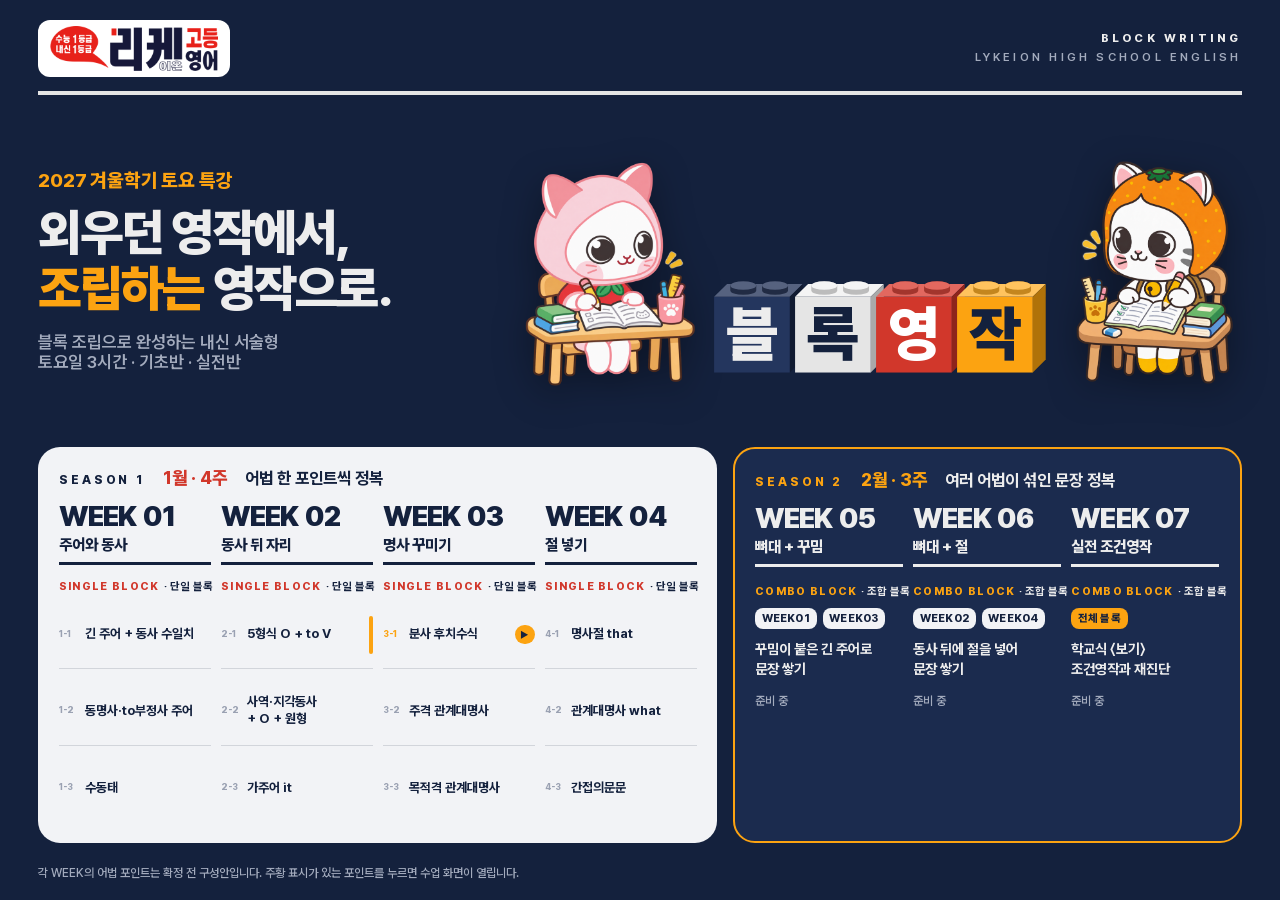
<file: index.html>
<!doctype html>
<html lang="ko">
<head>
<meta charset="utf-8">
<meta name="viewport" content="width=device-width, initial-scale=1">
<title>리케이온 블록 영작</title>
<link rel="icon" href="favicon.svg">
<style>
@font-face{font-family:'Pretendard';font-weight:45 920;font-style:normal;font-display:block;src:local('Pretendard Variable'),url(fonts/Pretendard.woff2) format('woff2')}
/* 칠판용 선생님 첫 화면: 16:9 한 화면. 블록 영작 카드뉴스와 같은 디자인 언어 */
:root{
  --navy:#14213D; --navy-2:#1B2B4E; --navy-3:#24365E;
  --gray:#E5E5E5; --paper:#F2F3F6; --red:#D1372B; --orange:#FCA311;
  --ink:#14213D; --fg:#EDEDED; --fg-2:#A3ABBD;
  color-scheme:dark;
}
*{box-sizing:border-box;margin:0}
html,body{height:100%}
body{background:var(--navy);color:var(--fg);font-family:'Pretendard','Apple SD Gothic Neo','Malgun Gothic',system-ui,sans-serif;
  font-size:clamp(14px,1.1vw,20px);-webkit-font-smoothing:antialiased;word-break:keep-all}
a{color:inherit;text-decoration:none}
.page{min-height:100%;max-width:1760px;margin:0 auto;padding:clamp(16px,2.2vh,32px) clamp(16px,3vw,64px);display:flex;flex-direction:column;gap:clamp(14px,2.6vh,34px)}

/* 머리 줄 */
.top{display:flex;align-items:center;justify-content:space-between;gap:16px;padding-bottom:clamp(10px,1.6vh,18px);border-bottom:4px solid var(--gray)}
.bi{background:#fff;border-radius:12px;padding:6px 12px;display:flex}
.bi img{height:clamp(36px,5vh,58px);width:auto;display:block}
.eng{text-align:right;font-weight:800;letter-spacing:.28em;line-height:1.7;font-size:clamp(11px,.9vw,16px)}
.eng span{display:block;color:var(--fg-2);font-weight:600}

/* 표지 */
.hero{flex:1;display:grid;grid-template-columns:minmax(0,.8fr) minmax(0,1.35fr);align-items:center;gap:clamp(20px,4vw,72px)}
.kicker{color:var(--orange);font-weight:800;font-size:clamp(16px,1.5vw,28px);letter-spacing:-.01em}
h1{font-weight:900;font-size:clamp(32px,3.9vw,76px);line-height:1.12;letter-spacing:-.035em;margin-top:.25em}
h1 em{font-style:normal;color:var(--orange)}
.sub{margin-top:.9em;color:var(--fg-2);font-weight:600;font-size:clamp(15px,1.35vw,25px)}
.hr{display:flex;justify-content:center;align-items:flex-end;gap:0;min-width:0}
.nyang{height:clamp(110px,25vh,300px);width:auto;flex:none;margin-bottom:-6px;transform-origin:50% 100%;cursor:pointer;filter:drop-shadow(0 10px 18px rgba(0,0,0,.35))}
.nyang:hover{animation:nyang .8s ease-in-out}
.nyang.flip{scale:-1 1}
@keyframes nyang{0%,100%{transform:none}20%{transform:rotate(-6deg)}40%{transform:translateY(-10%) rotate(5deg)}60%{transform:rotate(-3deg)}80%{transform:translateY(-3%)}}
.logo{flex:1 1 0;min-width:0;display:flex;justify-content:center;gap:0;perspective:900px;}
.logo svg{width:25.5%;height:auto;overflow:visible;display:block}
.logo svg+svg{margin-left:-3.6%}

/* 7주 보드 */
.board{display:grid;grid-template-columns:4fr 3fr;gap:clamp(12px,1.2vw,22px)}
.season{border-radius:22px;padding:clamp(16px,1.6vw,28px);display:flex;flex-direction:column;gap:clamp(12px,1.6vh,20px)}
.s1{background:var(--paper);color:var(--ink)}
.s2{background:var(--navy-2);border:2px solid var(--orange)}
.shead{display:flex;align-items:baseline;flex-wrap:wrap;gap:4px 18px}
.shead b{font-weight:800;letter-spacing:.24em;font-size:clamp(12px,.95vw,17px)}
.shead i{font-style:normal;font-weight:800;font-size:clamp(16px,1.4vw,26px)}
.s1 .shead i{color:var(--red)} .s2 .shead i,.s2 .shead b{color:var(--orange)}
.shead span{font-weight:700;font-size:clamp(15px,1.3vw,24px)}
.rounds{display:grid;gap:clamp(8px,.8vw,14px)}
.s1 .rounds{grid-template-columns:repeat(4,minmax(0,1fr))}
.s2 .rounds{grid-template-columns:repeat(3,minmax(0,1fr))}
.round{display:flex;flex-direction:column;gap:clamp(6px,.9vh,10px);min-width:0}
.rno{display:flex;flex-direction:column;align-items:flex-start;gap:4px;padding-bottom:clamp(6px,.9vh,10px);border-bottom:3px solid currentColor}
.rno strong{white-space:nowrap;font-weight:900;font-size:clamp(24px,2.2vw,42px);line-height:1;letter-spacing:-.03em}
.rno strong small{font-size:1em;font-weight:900;margin-right:.22em}
.rno span{font-weight:800;font-size:clamp(14px,1.2vw,22px)}

/* 어법 포인트: 박스 없이 가는 선으로 나눈 목록 */
.pt{position:relative;display:flex;align-items:center;gap:8px;min-height:clamp(48px,7.6vh,82px);
  padding:clamp(8px,1.1vh,14px) 0;border-bottom:1px solid rgba(20,33,61,.14);
  font-weight:700;font-size:clamp(13px,.95vw,18px);line-height:1.3}
.pt:last-child{border-bottom:0}
.pt .ix{flex:none;white-space:nowrap;font-weight:800;font-size:.68em;letter-spacing:0;color:#9AA1B2;width:2.1em;transition:color .2s}
.pt .nm{flex:1;min-width:0;transition:transform .25s cubic-bezier(.3,1.4,.5,1)}
.pt::before{content:"";position:absolute;left:-14px;top:22%;bottom:22%;width:4px;border-radius:2px;background:var(--ink);
  transform:scaleY(0);transition:transform .25s cubic-bezier(.3,1.4,.5,1)}
.u{white-space:nowrap}
.pt .go{flex:none;white-space:nowrap;font-weight:800;font-size:.7em;border-radius:999px;padding:.4em .6em;background:var(--orange);color:var(--ink);transition:transform .2s}
.pt.ready{cursor:pointer}
.pt.ready::before{background:var(--orange);transform:scaleY(1)}
.pt.ready .ix{color:var(--orange)}

.s2 .rno{color:var(--fg)}
.mix{display:flex;flex-direction:column;gap:clamp(8px,1.2vh,14px);flex:1;padding:clamp(8px,1.1vh,14px) 0}
.lab{white-space:nowrap;color:var(--orange);font-weight:800;letter-spacing:.12em;font-size:clamp(11px,.8vw,15px)}
.s1lab{color:var(--red);margin-top:clamp(4px,.8vh,10px)}
.s1 .lab em{color:var(--ink)}
.lab em{font-style:normal;letter-spacing:0;color:var(--fg);margin-left:.35em;font-weight:700}
.chips{display:flex;flex-wrap:wrap;gap:6px}
.chip{background:var(--paper);color:var(--ink);font-weight:800;border-radius:8px;padding:.35em .6em;font-size:clamp(11px,.85vw,17px);letter-spacing:.02em}
.chip.all{background:var(--orange)}
.mix p{font-weight:700;font-size:clamp(14px,1.1vw,21px);line-height:1.4}
.mix .wait{margin-top:4px;color:var(--fg-2);font-weight:600;font-size:clamp(12px,.85vw,16px)}

.note{color:var(--fg-2);font-size:clamp(12px,.8vw,15px);font-weight:500}

/* ── 동적 효과 ── */
/* 로고: 처음 열 때 블록이 하나씩 떨어져 끼워지고, 마우스를 올리면 그 블록만 들렸다 내려앉는다 */
.lb{transform-origin:45% 60%;animation:drop .7s cubic-bezier(.3,1.5,.5,1) both;cursor:pointer}
.lb:nth-child(2){animation-delay:.12s}.lb:nth-child(3){animation-delay:.24s}.lb:nth-child(4){animation-delay:.36s}
@keyframes drop{0%{transform:translateY(-120%);opacity:0}60%{opacity:1}100%{transform:none}}
.logo.ready .lb:not(.spin){animation:none}
.lb.spin{animation:spin 1s cubic-bezier(.45,0,.2,1) both}
@keyframes spin{0%{transform:none}20%{transform:translateY(-14%)}80%{transform:translateY(-14%) rotateY(360deg)}92%{transform:translateY(2%) scaleY(.96) rotateY(360deg)}100%{transform:rotateY(360deg)}}
/* 마우스를 올리면 왼쪽 막대가 서고 글자가 밀려 들어온다 */
.pt:hover::before{transform:scaleY(1)}
.pt:hover .nm{transform:translateX(8px)}
.pt:hover .ix{color:var(--ink)}
.pt.ready:hover .go{transform:translateX(4px) scale(1.06)}
.pt.ready .go{animation:glow 2.4s ease-in-out infinite}
@keyframes glow{0%,100%{box-shadow:0 0 0 0 rgba(252,163,17,0)}50%{box-shadow:0 0 0 6px rgba(252,163,17,.25)}}
/* 회차 머리: 그 회차 블록에 마우스가 있으면 밑줄이 주황으로 */
.rno{transition:border-color .2s,color .2s}
.round:hover .rno{border-color:var(--orange)}
.s1 .round:hover .rno strong{color:var(--red)}
.s2 .round:hover .rno strong{color:var(--orange)}
/* 시즌 2: 마우스를 올리면 조합 블록 칩이 차례로 튄다 */
.mix p{transition:color .2s}
.round:hover .mix p{color:#fff}
.round:hover .chip{animation:pop .45s cubic-bezier(.3,1.8,.5,1) both}
.round:hover .chip:nth-child(2){animation-delay:.08s}
@keyframes pop{0%{transform:none}45%{transform:translateY(-7px) scale(1.08)}100%{transform:none}}
@media (prefers-reduced-motion:reduce){*,*::before,*::after{animation:none!important;transition:none!important}}

@media (max-width:1100px){
  .hero,.board{grid-template-columns:1fr}
  .s1 .rounds{grid-template-columns:repeat(2,minmax(0,1fr))}
}
@media (max-width:640px){
  .nyang{height:80px}
  .s1 .rounds,.s2 .rounds{grid-template-columns:1fr}
  .eng{display:none}
}
</style>
</head>
<body>
<div class="page">
  <header class="top">
    <div class="bi"><img src="lykeion-bi.png" alt="리케이온 고등 영어"></div>
    <div class="eng">BLOCK WRITING<span>LYKEION HIGH SCHOOL ENGLISH</span></div>
  </header>

  <section class="hero">
    <div>
      <p class="kicker">2027 겨울학기 토요 특강</p>
      <h1>외우던 영작에서,<br><em>조립하는</em> 영작으로.</h1>
      <p class="sub">블록 조립으로 완성하는 내신 서술형<br>토요일 3시간 · 기초반 · 실전반</p>
    </div>
    <div class="hr"><img class="nyang" src="assets/boknyang.png" alt="복냥이"><div class="logo" id="logo" role="img" aria-label="블록 영작"></div><img class="nyang flip" src="assets/gyulnyang.png" alt="귤냥이"></div>
  </section>

  <main class="board" id="board"></main>
  <p class="note">각 WEEK의 어법 포인트는 확정 전 구성안입니다. 주황 표시가 있는 포인트를 누르면 수업 화면이 열립니다.</p>
</div>

<script>
/* 3D 블록 로고: 블=네이비 록=그레이 영=레드 작=오렌지 (확정 A안, 칠판 위라 네이비는 한 톤 밝힘) */
(function(){
  const B=[['블','#24365E','#56627F','#101A30','#EDEDED'],['록','#E5E5E5','#F4F4F4','#A9A9A9','#14213D'],
           ['영','#D1372B','#E2685F','#8E241C','#FFFFFF'],['작','#FCA311','#FFC35E','#B07209','#14213D']];
  const s=140,d=24,y0=46;let g='';
  B.forEach(([ch,f,t,sd,tx])=>{
    const x=2;g+='<svg class="lb" viewBox="0 0 174 200">';
    g+=`<polygon points="${x},${y0} ${x+d},${y0-d} ${x+s+d},${y0-d} ${x+s},${y0}" fill="${t}"/>`;
    g+=`<polygon points="${x+s},${y0} ${x+s+d},${y0-d} ${x+s+d},${y0+s-d} ${x+s},${y0+s}" fill="${sd}"/>`;
    [0.3,0.72].forEach(p=>{const cx=x+s*p+d/2,cy=y0-d/2;
      g+=`<path d="M${cx-24},${cy} v-9 a24,8 0 0 1 48,0 v9 a24,8 0 0 1 -48,0z" fill="${sd}" opacity=".75"/>`;
      g+=`<ellipse cx="${cx}" cy="${cy-9}" rx="24" ry="8" fill="${t}"/>`;});
    g+=`<rect x="${x}" y="${y0}" width="${s}" height="${s}" fill="${f}"/>`;
    g+=`<text x="${x+s/2}" y="${y0+s/2+38}" text-anchor="middle" font-family="Pretendard" font-weight="900" font-size="112" fill="${tx}">${ch}</text></svg>`;
  });
  const L=document.getElementById('logo');L.innerHTML=g;
  L.querySelectorAll('.lb').forEach(el=>{el.addEventListener('mouseenter',()=>el.classList.add('spin'));el.addEventListener('animationend',e=>{if(e.animationName==='spin')el.classList.remove('spin')});});setTimeout(()=>L.classList.add('ready'),1200);
})();

/* 7주 구성 (주소가 있는 포인트만 수업 화면이 있음) */
const S1=[
  {no:1,theme:'주어와 동사',pts:[['긴 주어 +|동사 수일치'],['동명사·to부정사|주어'],['수동태']]},
  {no:2,theme:'동사 뒤 자리',pts:[['5형식 O + to V'],['사역·지각동사|+ O + 원형'],['가주어 it']]},
  {no:3,theme:'명사 꾸미기',pts:[['분사 후치수식','block-writing/participle.html'],['주격|관계대명사'],['목적격|관계대명사']]},
  {no:4,theme:'절 넣기',pts:[['명사절 that'],['관계대명사|what'],['간접의문문']]},
];
const S2=[
  {no:5,theme:'뼈대 + 꾸밈',from:['WEEK01','WEEK03'],what:'꾸밈이 붙은 긴 주어로|문장 쌓기'},
  {no:6,theme:'뼈대 + 절',from:['WEEK02','WEEK04'],what:'동사 뒤에 절을 넣어|문장 쌓기'},
  {no:7,theme:'실전 조건영작',from:['전체 블록'],what:'학교식 〈보기〉|조건영작과 재진단'},
];
const ch=(t)=>t.split("|").map(x=>`<span class="u">${x}</span>`).join(" ");
const wk=(n)=>String(n).padStart(2,"0");
const head=(r)=>`<div class="rno"><strong><small>WEEK</small>${wk(r.no)}</strong><span>${r.theme}</span></div>`;
document.getElementById('board').innerHTML=
 `<section class="season s1"><div class="shead"><b>SEASON 1</b><i>1월 · 4주</i><span>어법 한 포인트씩 정복</span></div><div class="rounds">`+
 S1.map(r=>`<div class="round">${head(r)}<span class="lab s1lab">SINGLE BLOCK<em>· 단일 블록</em></span>${r.pts.map(([n,h],j)=>h
   ?`<a class="pt ready" href="${h}"><span class="ix">${r.no}-${j+1}</span><span class="nm">${ch(n)}</span><span class="go">▶</span></a>`
   :`<div class="pt"><span class="ix">${r.no}-${j+1}</span><span class="nm">${ch(n)}</span></div>`).join('')}</div>`).join('')+`</div></section>`+
 `<section class="season s2"><div class="shead"><b>SEASON 2</b><i>2월 · 3주</i><span>여러 어법이 섞인 문장 정복</span></div><div class="rounds">`+
 S2.map(r=>`<div class="round">${head(r)}<div class="mix"><span class="lab">COMBO BLOCK<em>· 조합 블록</em></span><div class="chips">${r.from.map(f=>`<span class="chip${f==='전체 블록'?' all':''}">${f}</span>`).join('')}</div><p>${ch(r.what)}</p><span class="wait">준비 중</span></div></div>`).join('')+`</div></section>`;
</script>
</body>
</html>
</file>
